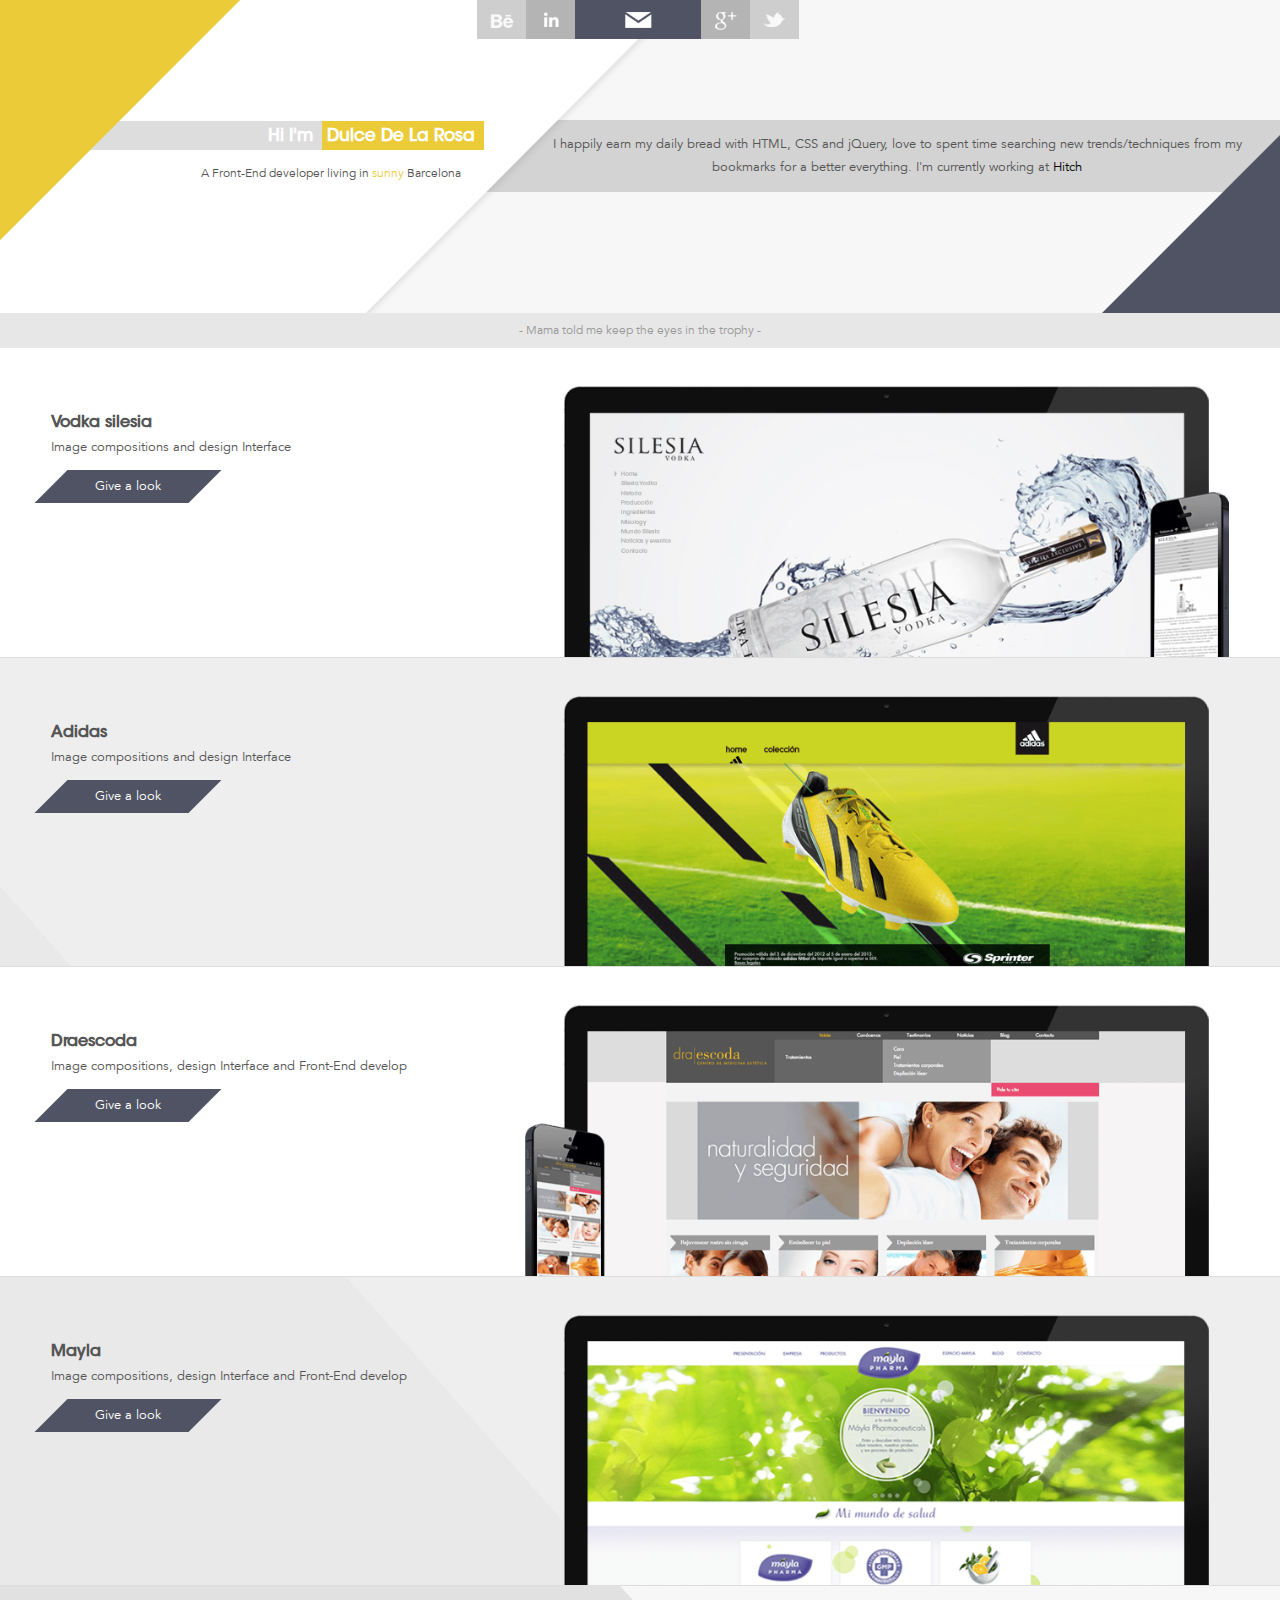
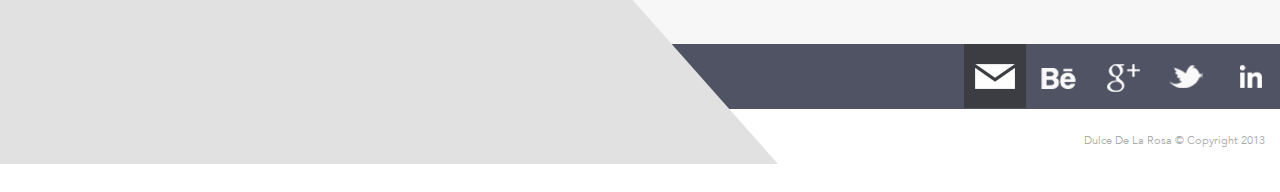
<file: index.html>
<!DOCTYPE html>
<html lang="en">
	<head>
		<meta charset="utf-8" />
		<title>Dulce De La Rosa</title>
		<meta name="viewport" content="width=device-width,initial-scale=1,maximum-scale=1,user-scalable=no">
		<meta name="description" content="I'm a Front-End developer living in sunny Barcelona. Love to spent time searching new trends/techniques from my bookmarks for a better everything.">
		<link rel="stylesheet" href="stylesheets/style.css" type="text/css" media="screen">
		<link rel="stylesheet" href="stylesheets/reset_style.css" type="text/css" media="screen">
		<script type="text/javascript">		
		  var _gaq = _gaq || [];
		  _gaq.push(['_setAccount', 'UA-39429999-1']);
		  _gaq.push(['_setDomainName', 'dulcedelarosa.com']);
		  _gaq.push(['_trackPageview']);
		
		  (function() {
		    var ga = document.createElement('script'); ga.type = 'text/javascript'; ga.async = true;
		    ga.src = ('https:' == document.location.protocol ? 'https://ssl' : 'http://www') + '.google-analytics.com/ga.js';
		    var s = document.getElementsByTagName('script')[0]; s.parentNode.insertBefore(ga, s);
		  })();
		
		</script>
	</head>
	<body>
		<div class= "container">
			<header>
				<div class="yellow_squere"></div>
				<div class="white_squere"><img src="images/white-triangle.png" /></div>
				<h1>Hi I'm<span> Dulce De La Rosa</span></h1>
				<p>A Front-End developer living in <span>sunny</span> Barcelona</p>
				<div class="self_description">
					<p>I happily earn my daily bread with HTML, CSS and jQuery,
love to spent time searching new trends/techniques from my bookmarks for a better everything.
 I'm currently working at <a href="https://www.hitchhq.com/" target="_blank">Hitch<a/></p>
 				</div>
 				 <div class="blue_squere"><img src="images/blue-triangle.png" /></div>
				<nav id="menu" class="nav_fixed_top">
					<a class="gray_btn small_btn" href="http://be.net/delarosadesignf38c" target="_blank"><img src="images/behance-icon.png" /></a>
					<a class="darkgray_btn small_btn" href="https://es.linkedin.com/in/dulce-de-la-rosa-8b2ba5b" target="_blank"><img src="images/linkedin-icon.png" /></a>
					<a class="darkblue_btn big_btn"href="mailto:delarosadesign@gmail.com"><img src="images/mail-icon.png" /></a>
					<a class="darkgray_btn small_btn" href="https://plus.google.com/u/0/115820092225659726827" target="_blank"><img src="images/google-icon.png" /></a>
					<a class="gray_btn small_btn" class="twitter" href="https://twitter.com/DeLaR0sa" target="_blank"><img src="images/twitter-icon.png" /></a>
				</nav>
			</header>

			<div id="work">
				<blockquote> - Mama told me keep the eyes in the trophy -</blockquote>
				<div class="space white">
					<div class="info_project left">
						<h3>Vodka silesia</h3>
						<p class="project_description">Image compositions and design Interface</p>
						<div class="more"><a href="project1.html">Give a look</a></div>
					</div>
					<div class="img_project right">
						<img src="images/silesia.png" />
					</div>
					<div class="clear"></div>
				</div>

				<div class="space light">
					<div class="info_project left">
						<h3>Adidas</h3>
						<p class="project_description">Image compositions and design Interface</p>
						<div class="more"><a href="project2.html">Give a look</a></div>
					</div>
					<div class="img_project right">
						<img src="images/adidas.png" />
					</div>
					<div class="clear"></div>
				</div>

				<div class="space white">
					<div class="info_project left">
						<h3>Draescoda</h3>
						<p class="project_description">Image compositions, design Interface and Front-End develop</p>
						<div class="more"><a href="project3.html">Give a look</a></div>
					</div>
					<div class="img_project right">
						<img src="images/draescoda.png" />
					</div>
					<div class="clear"></div>
				</div>

				<div class="space light">
					<div class="info_project left">
						<h3>Mayla</h3>
						<p class="project_description">Image compositions, design Interface and Front-End develop</p>
						<div class="more"><a href="project4.html">Give a look</a></div>
					</div>
					<div class="img_project right">
						<img src="images/mayla.png" />
					</div>
					<div class="clear"></div>
				</div>
			</div>

			<div class="element">
				<img src="images/footer-diagonal.png" />
			</div>
			<footer id="contact" class="footer_home">
				<div class="footer_line">
					<ul>
						<li><a class="mail" href="mailto:delarosadesign@gmail.com"></a></li>
						<li><a class="behance" href="http://be.net/delarosadesignf38c" target="_blank"></a></li>
						<li><a class="google" href="https://plus.google.com/u/0/115820092225659726827" target="_blank"></a></li>
						<li><a class="twitter" href="https://twitter.com/DeLaR0sa" target="_blank"></a></li>
						<li><a class="linkedin" href="https://es.linkedin.com/in/dulce-de-la-rosa-8b2ba5b" target="_blank"></a></li>
					</ul>
					<div class="clear"></div>
				</div>
			</footer>
			<small>Dulce De La Rosa © Copyright 2013</small>
			<div class="clear"></div>

		</div>
	</body>
</html>
</file>
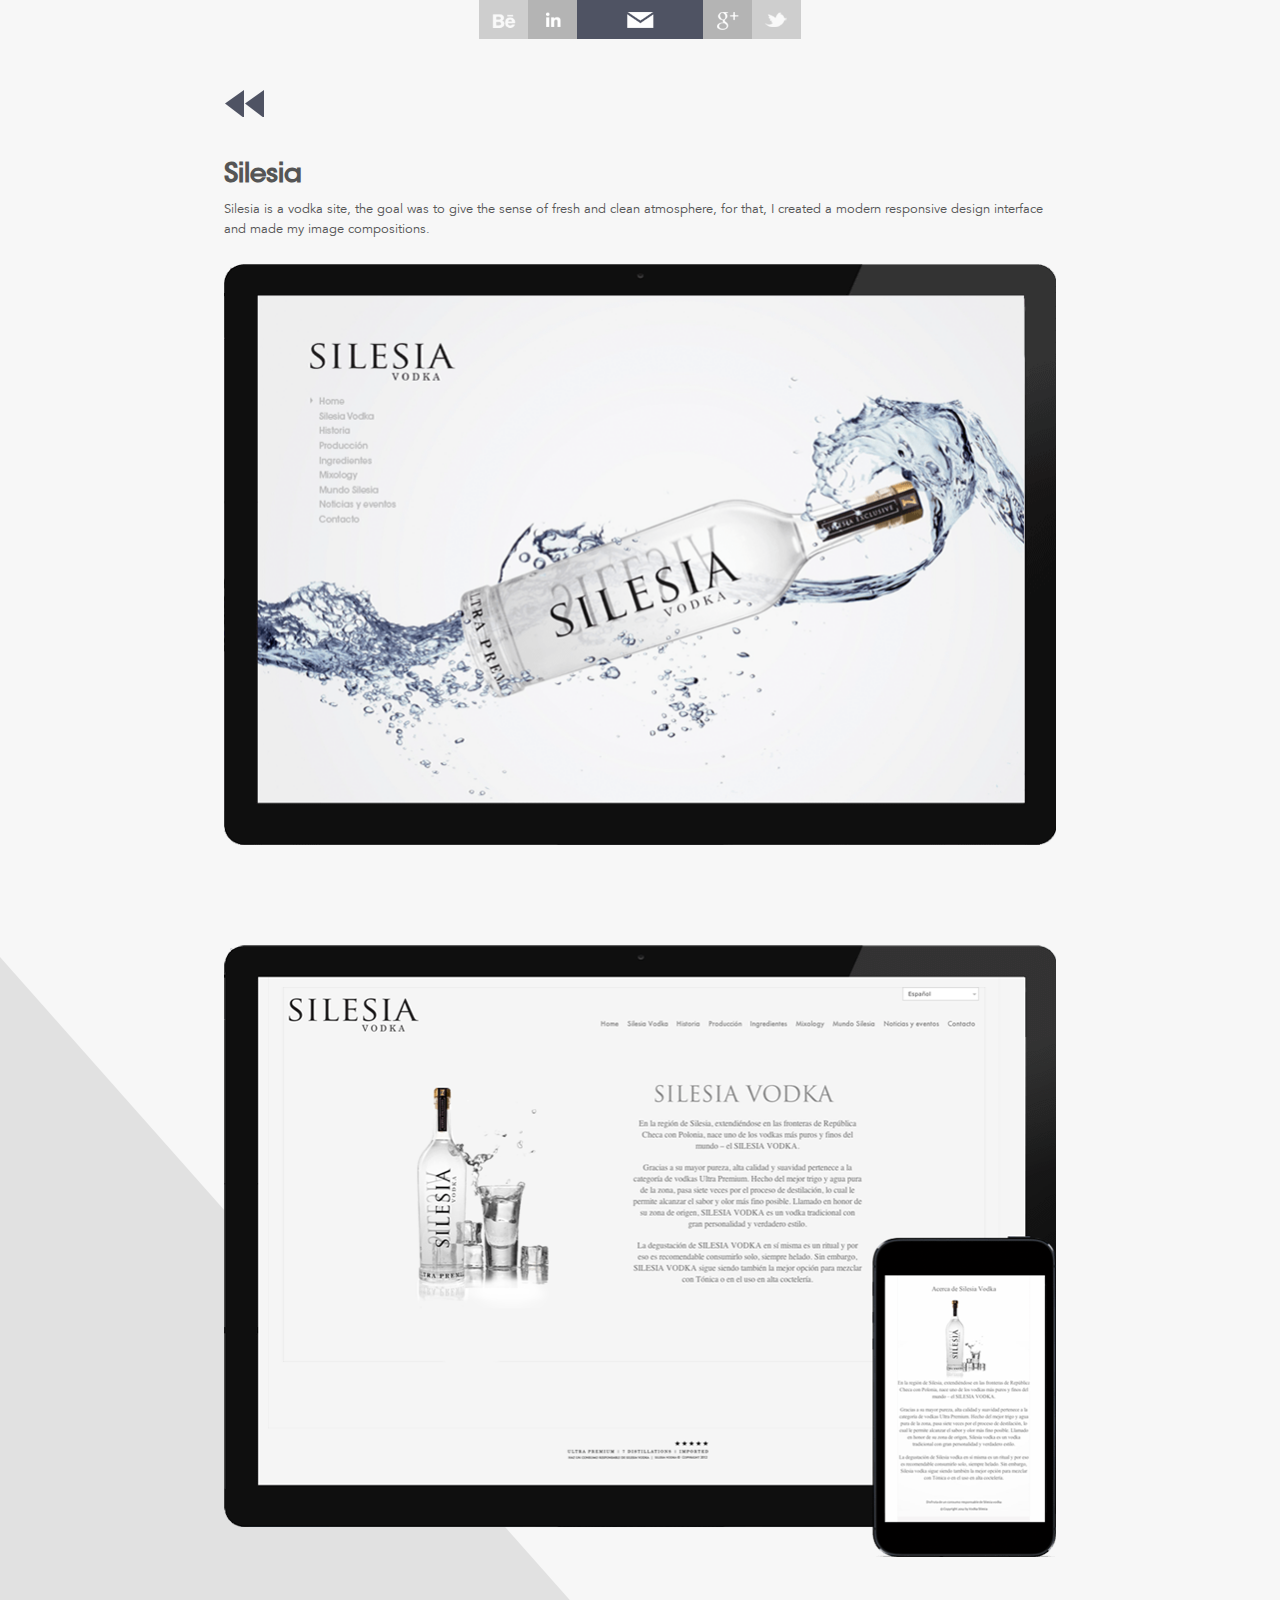
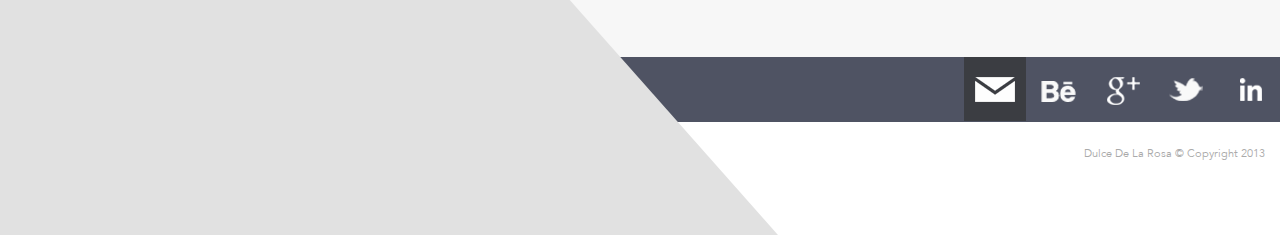
<file: project1.html>
<!DOCTYPE html>
<html lang="en">
	<head>
		<meta charset="utf-8" />
		<title>Dulce De La Rosa</title>
		<meta name="viewport" content="width=device-width,initial-scale=1,maximum-scale=1,user-scalable=no">
		<link rel="stylesheet" href="stylesheets/style.css" type="text/css" media="screen">
		<link rel="stylesheet" href="stylesheets/reset_style.css" type="text/css" media="screen">
	</head>
	<body>
		<div class= "container">
			<nav id="menu" class="nav_fixed_top">
					<a class="gray_btn small_btn" href="http://be.net/delarosadesignf38c" target="_blank"><img src="images/behance-icon.png" /></a>
					<a class="darkgray_btn small_btn" href="http://www.linkedin.com/profile/view?id=35800262&trk=tab_pro" target="_blank"><img src="images/linkedin-icon.png" /></a>
					<a class="darkblue_btn big_btn"href="mailto:delarosadesign@gmail.com"><img src="images/mail-icon.png" /></a>
					<a class="darkgray_btn small_btn" href="https://plus.google.com/u/0/115820092225659726827" target="_blank"><img src="images/google-icon.png" /></a>
					<a class="gray_btn small_btn" class="twitter" href="https://twitter.com/DeLaR0sa" target="_blank"><img src="images/twitter-icon.png" /></a>
			</nav>
			<div class="portfolio_wrap">
				<a class="back_btn" href="index.html"></a>
				<h1>Silesia</h1>
				<p> Silesia is a vodka site, the goal was to give the sense of fresh and clean atmosphere, for that, I created a modern responsive design interface and made my image compositions.</p>
				<img src="images/big-vodka1.png" />
				<img src="images/big-vodka2.png" />
			</div>
			<div class="element">
				<img src="images/footer-diagonal.png" />
			</div>
			<footer id="contact">
				<div class="footer_line">
					<ul>
						<li><a class="mail" href="mailto:delarosadesign@gmail.com"></a></li>
						<li><a class="behance" href="http://be.net/delarosadesignf38c" target="_blank"></a></li>
						<li><a class="google" href="https://plus.google.com/u/0/115820092225659726827" target="_blank"></a></li>
						<li><a class="twitter" href="https://twitter.com/DeLaR0sa" target="_blank"></a></li>
						<li><a class="linkedin" href="http://www.linkedin.com/profile/view?id=35800262&trk=tab_pro" target="_blank"></a></li>
					</ul>
					<div class="clear"></div>
				</div>
			</footer>
			<small>Dulce De La Rosa © Copyright 2013</small>
			<div class="clear"></div>
		</div>
	</body>
</html>
</file>
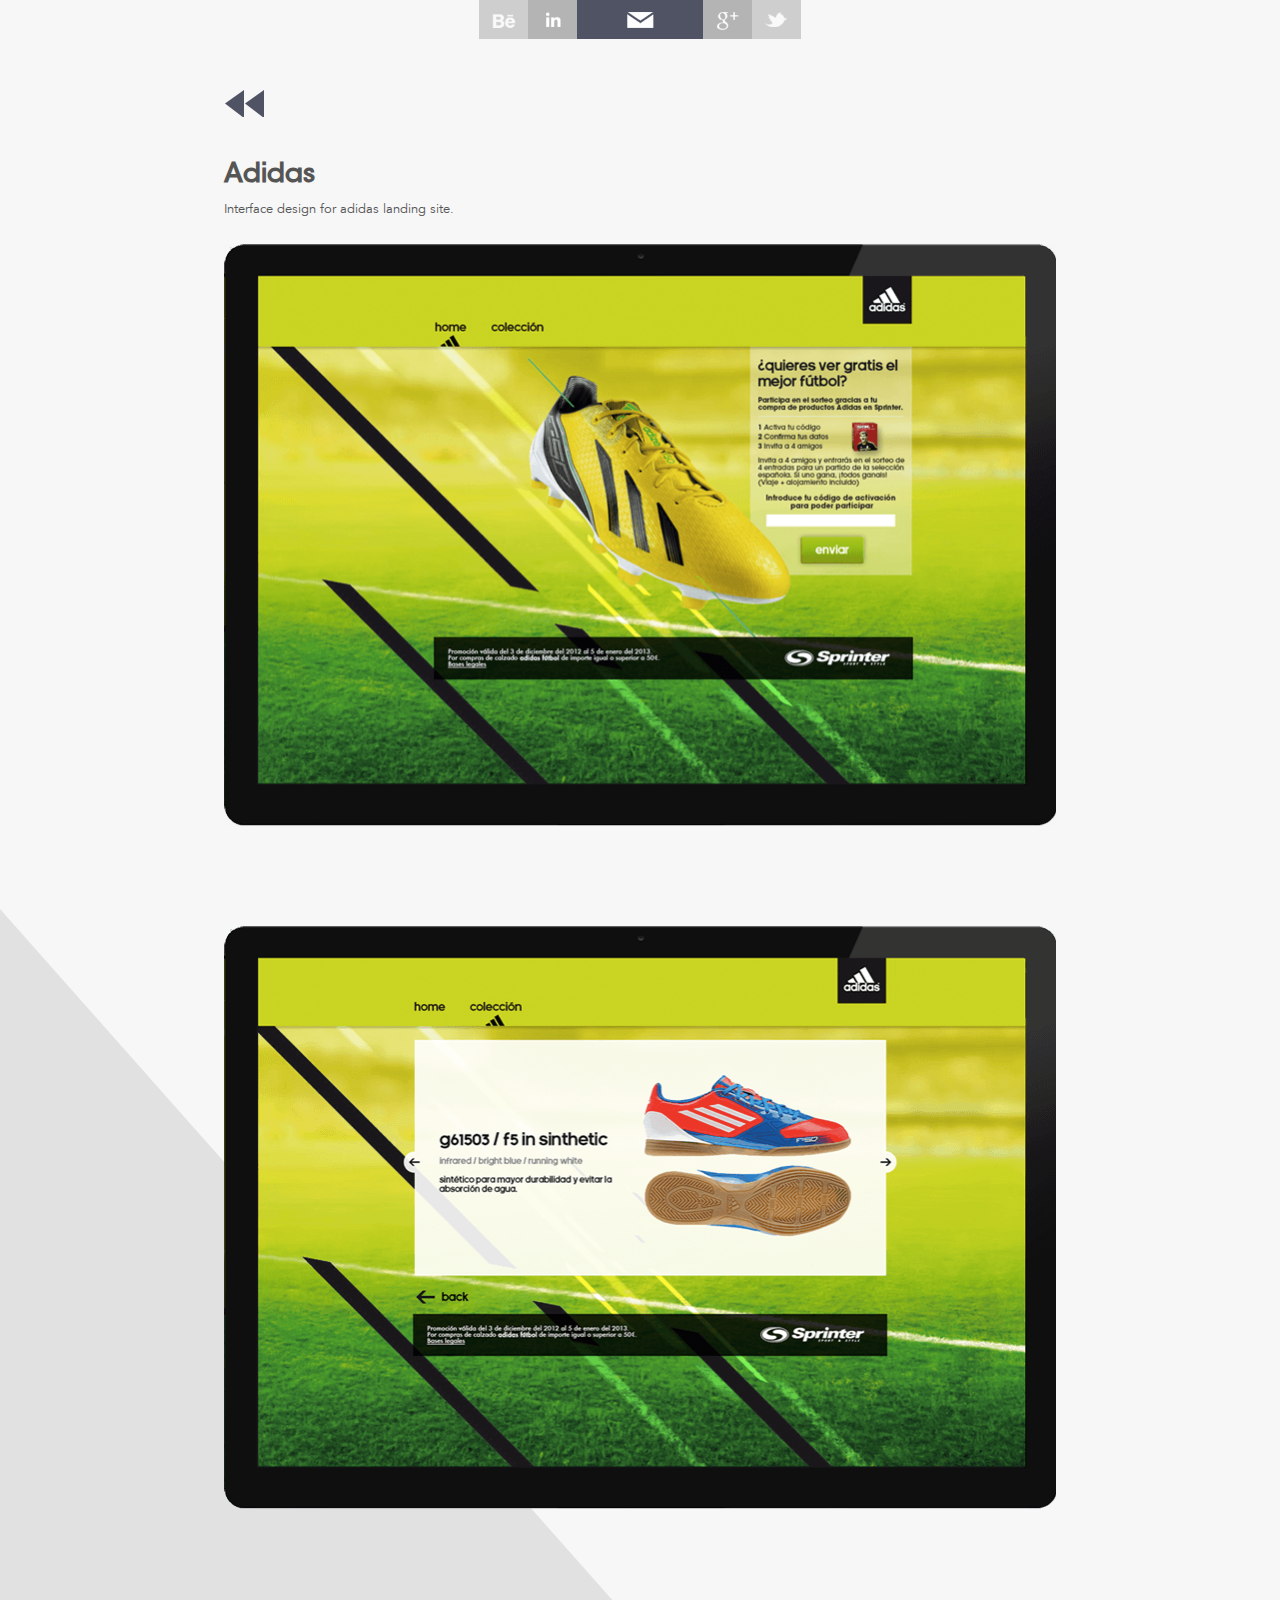
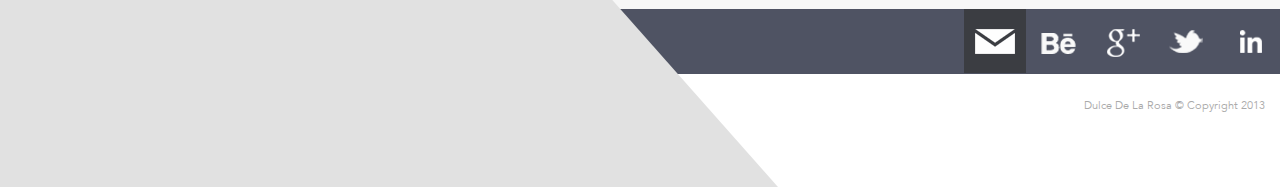
<file: project2.html>
<!DOCTYPE html>
<html lang="en">
	<head>
		<meta charset="utf-8" />
		<title>Dulce De La Rosa</title>
		<meta name="viewport" content="width=device-width,initial-scale=1,maximum-scale=1,user-scalable=no">
		<link rel="stylesheet" href="stylesheets/style.css" type="text/css" media="screen">
		<link rel="stylesheet" href="stylesheets/reset_style.css" type="text/css" media="screen">
	</head>
	<body>
		<div class= "container">
			<nav id="menu" class="nav_fixed_top">
				<a class="gray_btn small_btn" href="http://be.net/delarosadesignf38c" target="_blank"><img src="images/behance-icon.png" /></a>
				<a class="darkgray_btn small_btn" href="http://www.linkedin.com/profile/view?id=35800262&trk=tab_pro" target="_blank"><img src="images/linkedin-icon.png" /></a>
				<a class="darkblue_btn big_btn"href="mailto:delarosadesign@gmail.com"><img src="images/mail-icon.png" /></a>
				<a class="darkgray_btn small_btn" href="https://plus.google.com/u/0/115820092225659726827" target="_blank"><img src="images/google-icon.png" /></a>
				<a class="gray_btn small_btn" class="twitter" href="https://twitter.com/DeLaR0sa" target="_blank"><img src="images/twitter-icon.png" /></a>
			</nav>
			<div class="portfolio_wrap">
				<a class="back_btn" href="index.html"></a>
				<h1>Adidas</h1>
				<p>Interface design for adidas landing site.</p>
				<img src="images/big-adidas1.png" />
				<img src="images/big-adidas2.png" />
			</div>
			<div class="element">
				<img src="images/footer-diagonal.png" />
			</div>
			<footer id="contact">
				<div class="footer_line">
					<ul>
						<li><a class="mail" href="mailto:delarosadesign@gmail.com"></a></li>
						<li><a class="behance" href="http://be.net/delarosadesignf38c" target="_blank"></a></li>
						<li><a class="google" href="https://plus.google.com/u/0/115820092225659726827" target="_blank"></a></li>
						<li><a class="twitter" href="https://twitter.com/DeLaR0sa" target="_blank"></a></li>
						<li><a class="linkedin" href="http://www.linkedin.com/profile/view?id=35800262&trk=tab_pro" target="_blank"></a></li>
					</ul>
					<div class="clear"></div>
				</div>
			</footer>
			<small>Dulce De La Rosa © Copyright 2013</small>
			<div class="clear"></div>
		</div>
	</body>
</html>
</file>
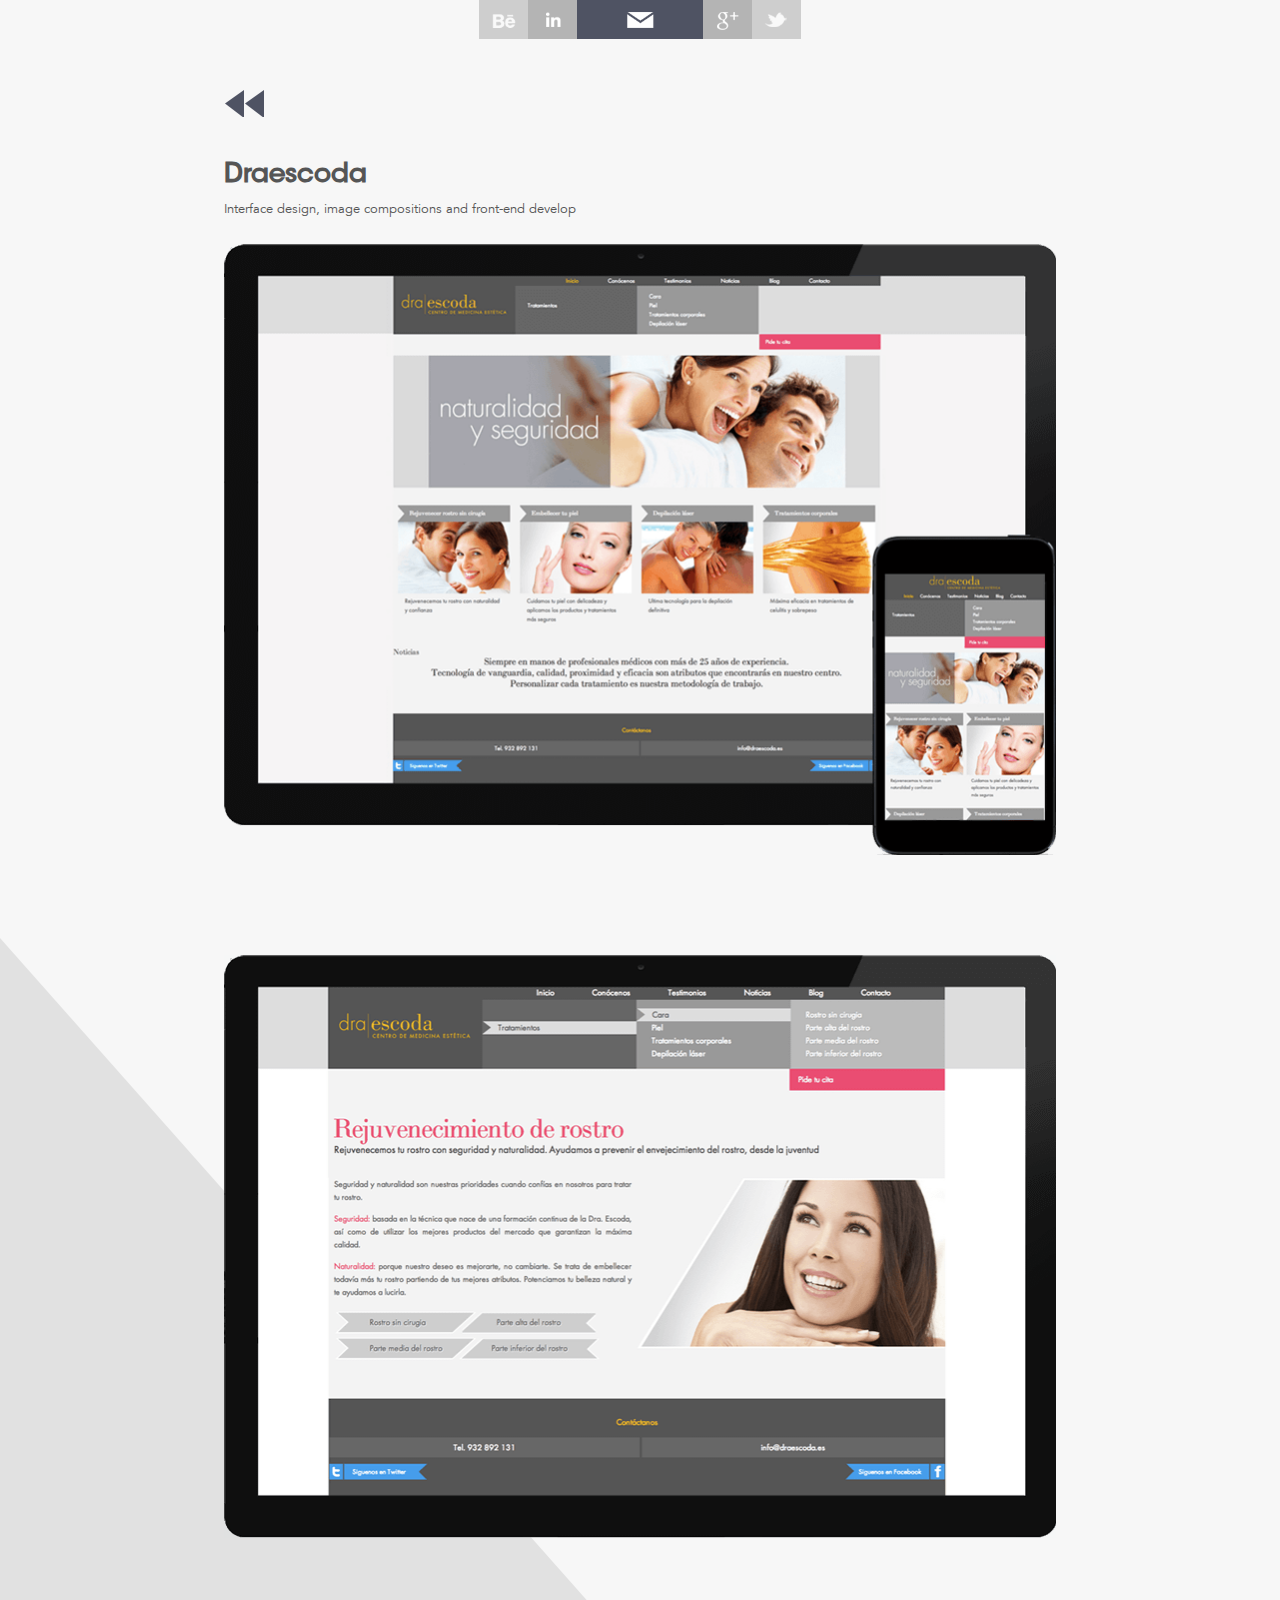
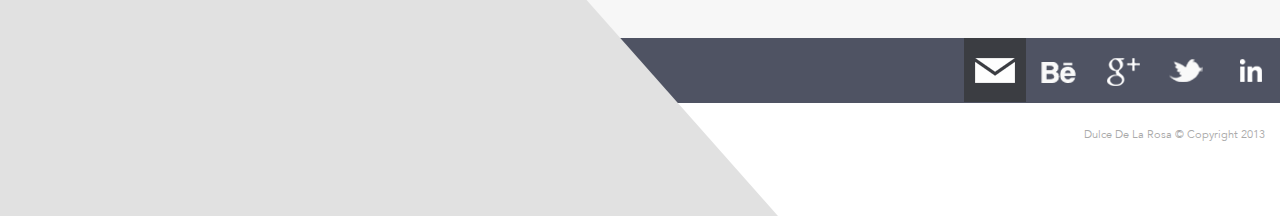
<file: project3.html>
<!DOCTYPE html>
<html lang="en">
	<head>
		<meta charset="utf-8" />
		<title>Dulce De La Rosa</title>
		<meta name="viewport" content="width=device-width,initial-scale=1,maximum-scale=1,user-scalable=no">
		<link rel="stylesheet" href="stylesheets/style.css" type="text/css" media="screen">
		<link rel="stylesheet" href="stylesheets/reset_style.css" type="text/css" media="screen">
	</head>
	<body>
		<div class= "container">
			<nav id="menu" class="nav_fixed_top">
				<a class="gray_btn small_btn" href="http://be.net/delarosadesignf38c" target="_blank"><img src="images/behance-icon.png" /></a>
				<a class="darkgray_btn small_btn" href="http://www.linkedin.com/profile/view?id=35800262&trk=tab_pro" target="_blank"><img src="images/linkedin-icon.png" /></a>
				<a class="darkblue_btn big_btn"href="mailto:delarosadesign@gmail.com"><img src="images/mail-icon.png" /></a>
				<a class="darkgray_btn small_btn" href="https://plus.google.com/u/0/115820092225659726827" target="_blank"><img src="images/google-icon.png" /></a>
				<a class="gray_btn small_btn" class="twitter" href="https://twitter.com/DeLaR0sa" target="_blank"><img src="images/twitter-icon.png" /></a>
			</nav>
			<div class="portfolio_wrap">
				<a class="back_btn" href="index.html"></a>
				<h1>Draescoda</h1>
				<p>Interface design, image compositions and front-end develop</p>
				<img src="images/big-draescoda1.png" />
				<img src="images/big-draescoda2.png" />
			</div>
			<div class="element">
				<img src="images/footer-diagonal.png" />
			</div>
			<footer id="contact">
				<div class="footer_line">
					<ul>
						<li><a class="mail" href="mailto:delarosadesign@gmail.com"></a></li>
						<li><a class="behance" href="http://be.net/delarosadesignf38c" target="_blank"></a></li>
						<li><a class="google" href="https://plus.google.com/u/0/115820092225659726827" target="_blank"></a></li>
						<li><a class="twitter" href="https://twitter.com/DeLaR0sa" target="_blank"></a></li>
						<li><a class="linkedin" href="http://www.linkedin.com/profile/view?id=35800262&trk=tab_pro" target="_blank"></a></li>
					</ul>
					<div class="clear"></div>
				</div>
			</footer>
			<small>Dulce De La Rosa © Copyright 2013</small>
			<div class="clear"></div>
		</div>
	</body>
</html>
</file>
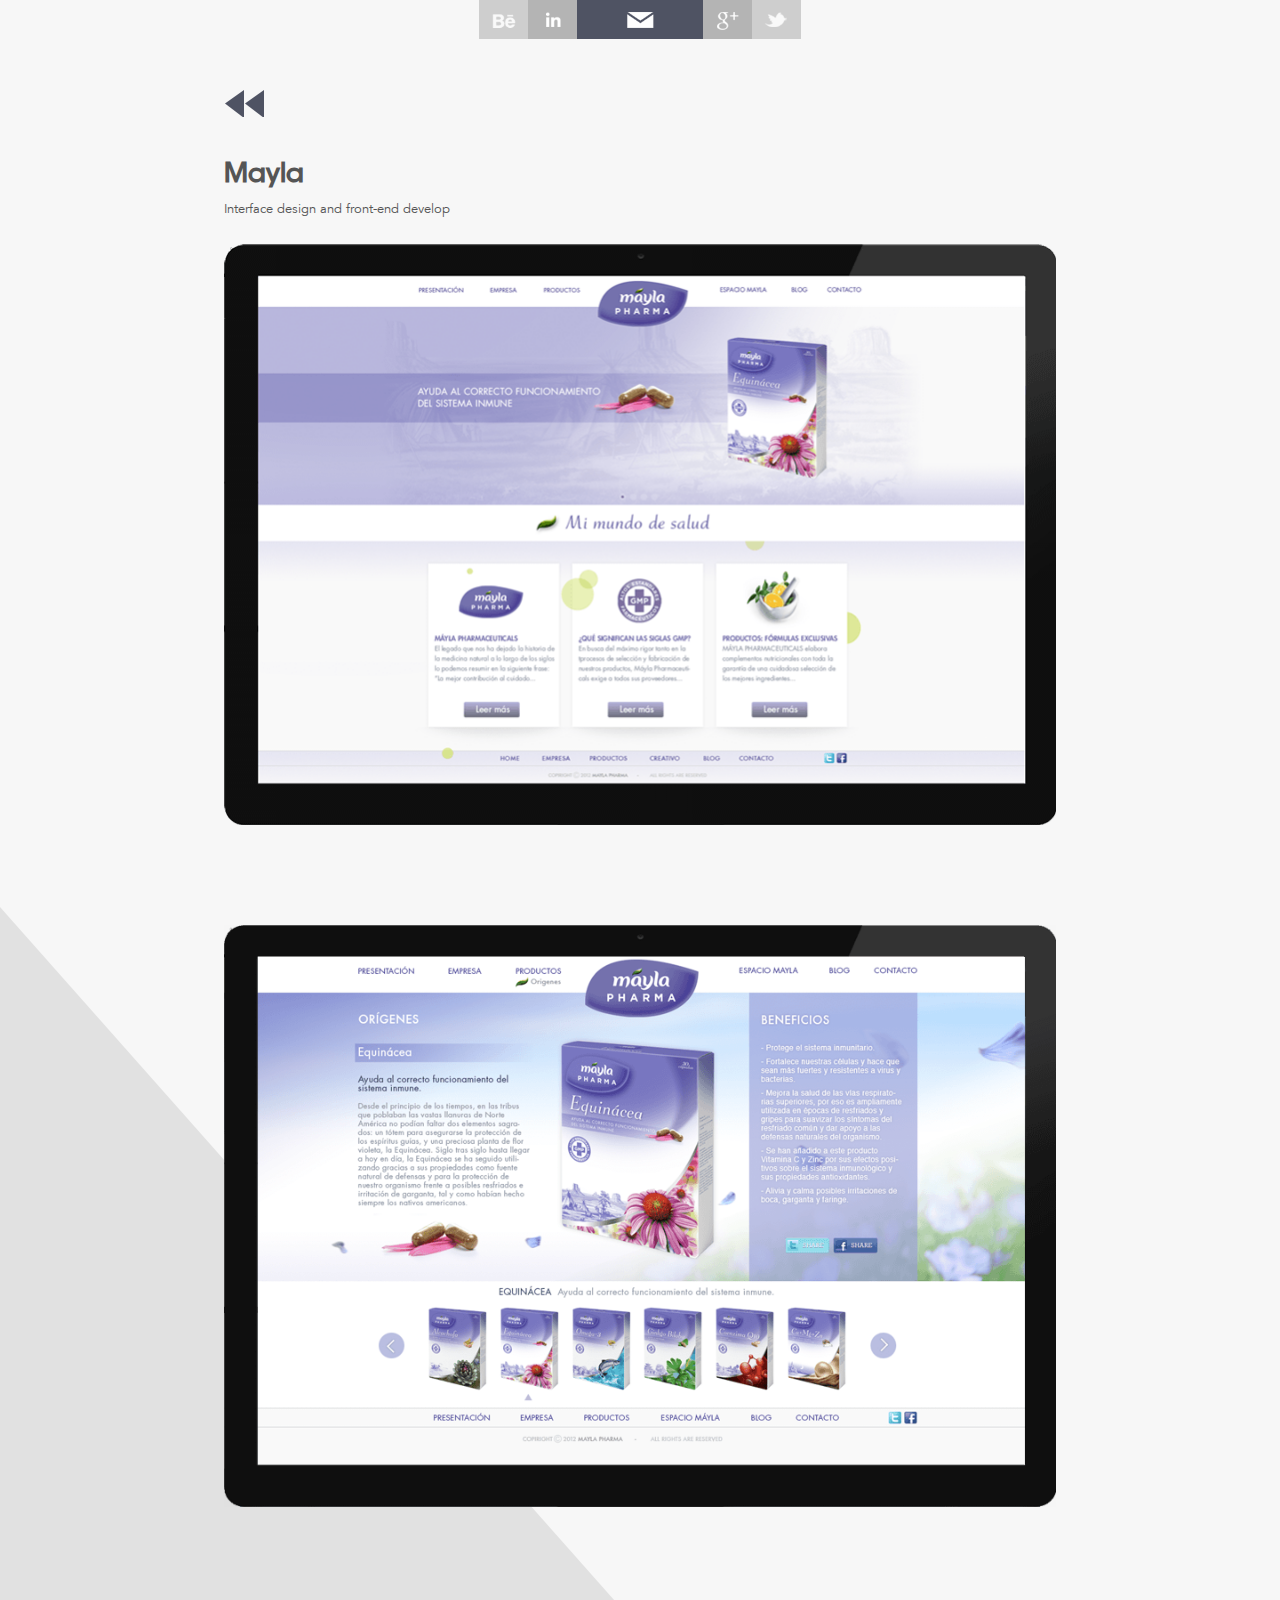
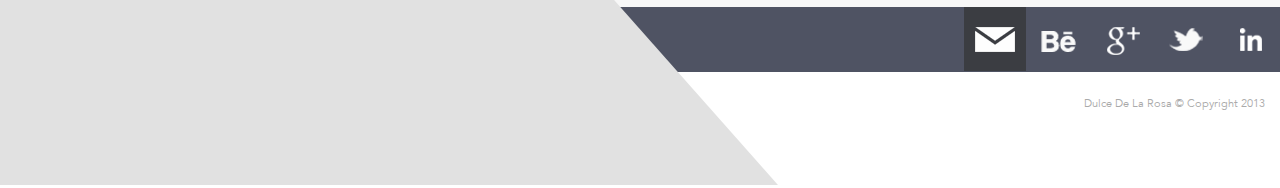
<file: project4.html>
<!DOCTYPE html>
<html lang="en">
	<head>
		<meta charset="utf-8" />
		<title>Dulce De La Rosa</title>
		<meta name="viewport" content="width=device-width,initial-scale=1,maximum-scale=1,user-scalable=no">
		<link rel="stylesheet" href="stylesheets/style.css" type="text/css" media="screen">
		<link rel="stylesheet" href="stylesheets/reset_style.css" type="text/css" media="screen">
	</head>
	<body>
		<div class= "container">
			<nav id="menu" class="nav_fixed_top">
				<a class="gray_btn small_btn" href="http://be.net/delarosadesignf38c" target="_blank"><img src="images/behance-icon.png" /></a>
				<a class="darkgray_btn small_btn" href="http://www.linkedin.com/profile/view?id=35800262&trk=tab_pro" target="_blank"><img src="images/linkedin-icon.png" /></a>
				<a class="darkblue_btn big_btn"href="mailto:delarosadesign@gmail.com"><img src="images/mail-icon.png" /></a>
				<a class="darkgray_btn small_btn" href="https://plus.google.com/u/0/115820092225659726827" target="_blank"><img src="images/google-icon.png" /></a>
				<a class="gray_btn small_btn" class="twitter" href="https://twitter.com/DeLaR0sa" target="_blank"><img src="images/twitter-icon.png" /></a>
			</nav>
			<div class="portfolio_wrap">
				<a class="back_btn" href="index.html"></a>
				<h1>Mayla</h1>
				<p>Interface design and front-end develop</p>
				<img src="images/big-mayla1.png" />
				<img src="images/big-mayla2.png" />
			</div>
			<div class="element">
				<img src="images/footer-diagonal.png" />
			</div>
			<footer id="contact">
				<div class="footer_line">
					<ul>
						<li><a class="mail" href="mailto:delarosadesign@gmail.com"></a></li>
						<li><a class="behance" href="http://be.net/delarosadesignf38c" target="_blank"></a></li>
						<li><a class="google" href="https://plus.google.com/u/0/115820092225659726827" target="_blank"></a></li>
						<li><a class="twitter" href="https://twitter.com/DeLaR0sa" target="_blank"></a></li>
						<li><a class="linkedin" href="http://www.linkedin.com/profile/view?id=35800262&trk=tab_pro" target="_blank"></a></li>
					</ul>
					<div class="clear"></div>
				</div>
			</footer>
			<small>Dulce De La Rosa © Copyright 2013</small>
			<div class="clear"></div>
		</div>
	</body>
</html>
</file>
<file: stylesheets/style.css>
/* . . . . . . EMBEDDED FONT  . . . .  */

@font-face {
    font-family: avenir;
    src: url('../fonts/avenir_lt_45_book.ttf');
}

@font-face {
    font-family: Avant_Garde;
    src: url('../fonts/avantgardemd.otf');
}


/* . . . . . . STRUCTURE  . . . .  */

.container {
	background-color:  #f7f7f7;
	margin: 0 auto;
	max-width: 100%;
	min-width: 768px;
	position: relative;
	width: 1500px;
	z-index: 5;
}

.right {
	float: right;
}

.left {
	float: left;
}

/* . . . . . . GENERAL CSS  . . . .  */

body {
	background: white;
	color: #555;
	font: 13px "avenir", sans-serif; 
	width: 100%;
}

h1, h2, h3, h4 {
	font-family: "Avant_Garde", sans-serif;
}

a {
	text-decoration: none;
	color: black;
}

h3 {
	font-size: 16px;
	margin-bottom: 10px;
}

img {
	display: block;
	width: 100%;
	max-width: 100%;
}

.logo {
	background: #3B3D42;
	color: white;
	font-size: 15px;
	padding: 1% 0;
	position: absolute;
	text-align: center;
	width: 33.3333333333%;
}

p, li {
	font-size: 13px;
}

/* . . . . . . UI  . . . . .  */

::selection {
	background: #5c6875;
	color: #fff;
}

.blue_btn {
	background-color: rgb(80, 122, 155);
}

.darkblue_btn {
	background-color: rgb(79, 83, 99);
}

.darkgray_btn{
	background-color: rgb(180, 180, 180);
}

.gray_btn{
	background-color: rgb(206, 206, 206);
}

.nav_fixed_top {
	left: 0;
	position: fixed;
	right: 0;
	top: 0;
	z-index: 100;
}
	
/* . . . . . . MENU  . . . .  */

nav#menu {
	text-align: center;
}

nav a {
	color: white;
	display: inline-block;
	margin: 0 -2px;
}

nav a:hover {
	background: rgb(41, 43, 48);
}

.small_btn {
	padding: .6% 0;
}

.big_btn {
	padding: .6% 3%;
}

nav img {
	display: block;
	margin: 0 auto;
	width: 65%;
}

/* . . . . . . HEADER  . . . .  */
.white_squere {
	margin-top: -310px;
	width: 53%;
}
.yellow_squere {
	border-left: 170px solid transparent;
	border-right: 170px solid transparent;
	border-top: 170px solid #ebcb38;
	height: 0;
	margin: -25px 0 165px -110px;
	position: relative;
	width: 0;
	z-index: 2;
	transform: rotate(135deg);
	-ms-transform: rotate(135deg);
	-webkit-transform: rotate(135deg);
	-o-transform: rotate(135deg);
	-moz-transform: rotate(135deg);
}

.blue_squere {
	position: absolute;
	right: 0;
	top: 9.5%;
	width: 15%;
	z-index: 2;
}

.container > header {
	height: auto;
}

header h1 {
	-webkit-font-smoothing: antialiased;
	background-color: #ddd;
	color: white;
	font-size: 17px;
	top: -200px;
	position: relative;
	width: 30%;
	text-align: right;
	padding: 7px 0 5px 100px;
}

header h1 span {
	background-color: #ebcb38;
	margin-left: 9px;
	padding: 7px 9px 5px 0;
}

header h1+p {
	font-size: 12px;
	position: relative;
	text-align: right;
	top: -183px;
	width: 36%;
}

header h1+p span {
	color: #ebcb38;
}

.self_description {
	background: rgb(211, 211, 211);
	margin: -242px 0 121px 0;
	padding: 1%;
	z-index: -2;
}

.self_description p {
	line-height: 23px;
	margin-left: 43%;
	text-align: center;
	width: 55%;
}

/* . . . . . . WORK  . . . .  */

blockquote {
	background: rgb(231, 231, 231);
	color: #999;
	font-size: 0.9em;
	margin: 0;
	padding: 1em 0;
	position: relative;
	text-align: center;
	z-index: 10;
}

.info_project {
	padding: 4%;
	width: 30%;
}

.img_project {
	padding: 3% 4% 0 0;
	width: 55%;
}

.space {
	border-bottom: 1px solid #ddd;
}

.white {
	background: white;
}

.light {
	background: rgba(235, 235, 235, 0.75);
}

.more {
	-webkit-transform: skewX(-45deg);
    -moz-transform: skewX(-45deg);
    -o-transform: skewX(-45deg);
    transform: skewX(-45deg);
	background-color: rgb(79, 83, 99);
	color: white;
	display: block;
	margin-top: 16px;
	padding: 10px 0;
	text-align: center;
	width: 40%;
}

.more:hover {
	background: rgb(41, 43, 48);
}

.more a{
	-webkit-transform: skewX(45deg);
    -moz-transform: skewX(45deg);
    -o-transform: skewX(45deg);
    transform: skewX(45deg);
    color: white;
    display: block;
}


/* . . . . . . Portfolio section  . . . .  */

a.back_btn {
	background: url("../images/back-icon.png") no-repeat;
	display: block;
	height: 33px;
	margin-bottom: 40px;
	width: 40px;
}

a.back_btn:hover {
	background: url("../images/back-iconhv.png") no-repeat;
}

.portfolio_wrap {
	margin: 0 auto;
	padding-top: 90px;
	width: 65%;
}

.portfolio_wrap h1 {
	margin-bottom: 10px; 
}

.portfolio_wrap p {
	line-height: 20px;
}

.portfolio_wrap img {
	margin: 25px auto 100px;
}

/* . . . . . . Footer  . . . .  */

footer {
	margin-top: 155px;
}

.footer_home {
	margin-top: 58px;
}

.element {
	margin-top: -700px;
	position: absolute;
	z-index: -1;
}

.footer_line {
	background: rgb(79, 83, 99);
	position: absolute;
	max-width: 100%;
	min-width: 768px;
	width: 1500px;
	z-index: -2;
}

small {
	color: #aaa;
	float: right;
	margin-right: 15px;
	position: relative;
	right: 0;
	top: 92px;
}


.mail {
	background: #3B3D42 url("../images/mail-icon.png") no-repeat center;
}
.mail:hover{
	background: rgb(41, 43, 48) url("../images/mail-icon.png") no-repeat center
}

.behance {
	background: url("../images/behance-icon.png") no-repeat center;
}
.behance:hover{
	background: rgb(41, 43, 48) url("../images/behance-icon.png") no-repeat center;
}

.google {
	background: url("../images/google-icon.png") no-repeat center;
}
.google:hover{
	background: rgb(41, 43, 48) url("../images/google-icon.png") no-repeat center;
}

.twitter {
	background: url("../images/twitter-icon.png") no-repeat center;
}
.twitter:hover{
	background: rgb(41, 43, 48) url("../images/twitter-icon.png") no-repeat center;
}

.linkedin {
	background: url("../images/linkedin-icon.png") no-repeat center;
}
.linkedin:hover{
	background: rgb(41, 43, 48) url("../images/linkedin-icon.png") no-repeat center;
}

.footer_line ul {
	background: rgb(79, 83, 99);
	float: right;
	height: 65px;
	overflow: hidden;
}

.footer_line li {
	display: inline-block;
	margin: 0 -2px;
}

.footer_line a{
	display: block;
	margin: 0;
	padding: 32px;
}



/* . . . . . . MEDIA QUERIES  . . . .  */

@media only screen and (max-width: 1045px) {
	header h1 {
		padding: 7px 0 5px 70px;
		top: -150px;
	}
	
	header h1+p {
		top: -140px;
		width: 37%;
	}
	.self_description {
		margin: -183px 0 50px 0;
	}
	.self_description p {
		margin-left: 41%;
	}
	.yellow_squere{
		border-left: 130px solid transparent;
		border-right: 130px solid transparent;
		border-top: 130px solid #ebcb38;
	}
	.blue_squere {
		top: 8%;
	}

}

@media only screen and (max-width: 768px) {
	.container, .footer_line {
		min-width: 100%;
		width: 100%;
	}
	.blue_squere, .white_squere, .yellow_squere {
		display: none;
	}
	
	.self_description {
		background: #f7f7f7;
		margin: 83px 0 10px;
	}
	
	.self_description p{
		margin: 0px auto;
		width: 90%;
	}
	
	header h1 {
		margin: 0 auto;
		padding: 7px 0 5px 8px;
		top: 60px;
		width: 35%;
	}
	
	header h1+p {
		font-size: 12px;
		text-align: center;
		top: 71px;
		width: 100%;
	}

	.blue_squere {
		top: 12%;
	}
	.more {
		width: 50%;
	}
	.element {
		margin-top: -290px;
		width: 56%;
	}
	
}

@media only screen and (max-width: 700px) {
	.container, .footer_line {
		min-width: 100%;
	}
	
	header h1 {
		width: 41%;
	}
	
	.element {
		display: none;
	}
	.img_project {
		padding: 9% 1% 0 0;
		width: 50%;
	}
	.info_project {
		padding: 6% 0% 0% 4%;
		width: 45%;
	}
	p.project_description {
		display: none;
	}
	.footer_home {
		margin-top: 0;
	}
}

@media only screen and (max-width: 568px) {
	header h1 {
		width: 50%;
	}
	a.behance, a.twitter, a.mail, a.google, a.linkedin {
		background-size: 50%;
	}
}

@media only screen and (max-width: 480px) {
	header h1 {
		width: 40%;
	}
}

@media only screen and (max-width: 380px) {
	header h1 {
		width: 80%;
	}
	.more {
		width: 72%;
	}
	.footer_line a {
		padding: 32px 30px;
	}
}
</file>
